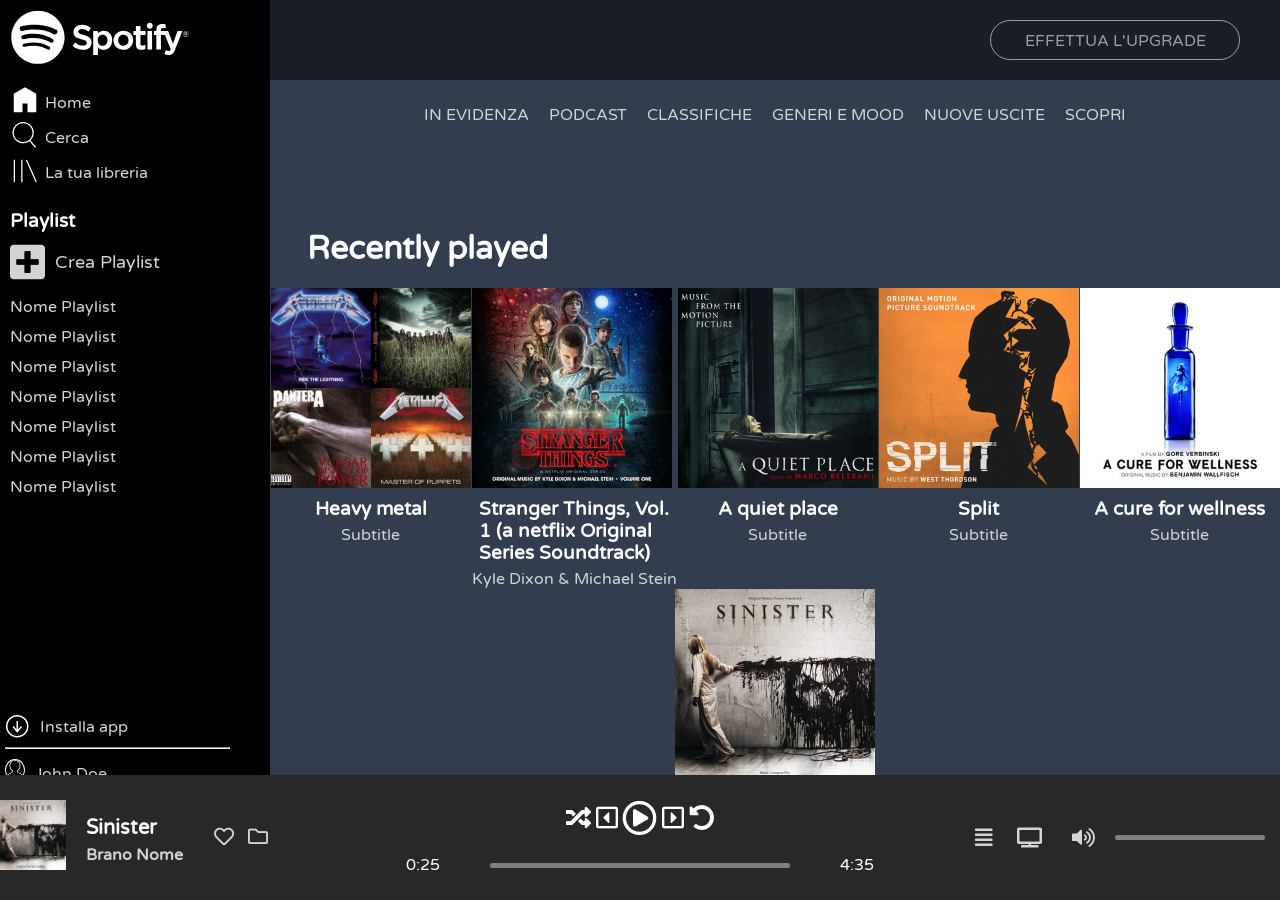
<file: index.html>
<!DOCTYPE html>
<html lang="en">
<head>
    <meta charset="UTF-8">
    <meta http-equiv="X-UA-Compatible" content="IE=edge">
    <meta name="viewport" content="width=device-width, initial-scale=1.0">
    <!-- google font -->
    <link rel="preconnect" href="https://fonts.googleapis.com">
    <link rel="preconnect" href="https://fonts.gstatic.com" crossorigin>
    <link href="https://fonts.googleapis.com/css2?family=Varela+Round&display=swap" rel="stylesheet">
    <!-- / google font -->

    <!-- font awesome -->
    <link rel="stylesheet" href="https://cdnjs.cloudflare.com/ajax/libs/font-awesome/5.15.3/css/all.min.css" integrity="sha512-iBBXm8fW90+nuLcSKlbmrPcLa0OT92xO1BIsZ+ywDWZCvqsWgccV3gFoRBv0z+8dLJgyAHIhR35VZc2oM/gI1w==" crossorigin="anonymous" referrerpolicy="no-referrer" />
    <!-- / font awesome -->
    
    <link rel="stylesheet" href="css/style.css">
    <title>SpotifyWeb</title>
</head>
<body>


    <div class="container">

        <div class="column-spotify">

            <div class="logo">
                <img src="img/logo.svg" alt="logo">
                <img src="img/logo-small.svg" alt="small logo">
            </div>

            <nav id="nav-column">

                <ul>
                    <li>
                        <div class="icon-cont">
                            <img src="img/home.svg" alt="">
                        </div>
                        <span>Home</span> 
                    </li>
                    <li>
                        <div class="icon-cont">
                            <img src="img/search.svg" alt="">
                        </div>
                        <span>Cerca</span> 
                    </li>
                    <li>
                        <div class="icon-cont">
                            <img src="img/libreria.svg" alt="">
                        </div>
                        <span>La tua libreria</span> 
                    </li>
                </ul>

                <h3>Playlist</h3>

                <ul>
                    <li>
                        <i class="fas fa-plus-square"></i>
                        <span>Crea Playlist</span> 
                    </li>
                    <li>Nome Playlist</li>
                    <li>Nome Playlist</li>
                    <li>Nome Playlist</li>
                    <li>Nome Playlist</li>
                    <li>Nome Playlist</li>
                    <li>Nome Playlist</li>
                    <li>Nome Playlist</li>
                </ul>

            </nav>

            <div class="column-footer">

                <div class="install">

                    <div class="logo-footer">
                        <img src="img/download.svg" alt="logo">
                    </div>
                    
                    <p>Installa app</p>

                </div>

                <hr>

                <div class="doe">

                    <div class="logo-footer-doe">
                        <img src="img/profile.svg" alt="logo">
                    </div>
                    
                    <p>John Doe</p>

                </div>

            </div>

        </div>

        <div class="albums-cont">

            <div class="ghost-bar">

                <div class="upgrade">EFFETTUA L'UPGRADE</div>

            </div>

            <div class="margin-albums-cont">

                <nav id="nav-albums">

                    <ul>
                        <li>
                            IN EVIDENZA 
                            <div class="green-line"></div>                    
                        </li>
                        <li>
                            PODCAST
                            <div class="green-line"></div>   
                        </li>
                        <li>
                            CLASSIFICHE
                            <div class="green-line"></div>                            
                        </li>
                        <li>
                            GENERI E MOOD
                            <div class="green-line"></div>                             
                        </li>
                        <li>
                            NUOVE USCITE
                            <div class="green-line"></div>                             
                        </li>
                        <li>
                            SCOPRI
                            <div class="green-line"></div>                            
                        </li>
                    </ul>

                </nav>

                <h1>Recently played</h1>

                <div class="flex-albums-cont">

                    <div class="album-wrap">

                        <div class="album">

                            <img src="img/metal_lifting.jpg" alt="album">

                            <div class="overlay">
                                <i class="far fa-play-circle"></i>
                            </div>
    
                        </div>
    
                        <div class="album-title">
    
                            <h3>Heavy metal</h3>
                            <p>Subtitle</p>
    
                        </div>

                    </div>

                    <div class="album-wrap">

                        <div class="album">

                            <img src="img/stranger.jpeg" alt="album">

                            <div class="overlay">
                                <i class="far fa-play-circle"></i>
                            </div>
    
                        </div>
    
                        <div class="album-title">
    
                            <h3>Stranger Things, Vol. <br> 
                                1 (a netflix Original <br>
                                 Series Soundtrack)</h3>
                            <p>Kyle Dixon & Michael Stein</p>
    
                        </div>

                    </div>

                    <div class="album-wrap">

                        <div class="album">

                            <img src="img/aquietplace.jpeg" alt="album">

                            <div class="overlay">
                                <i class="far fa-play-circle"></i>
                            </div>
    
                        </div>
    
                        <div class="album-title">
    
                            <h3>A quiet place</h3>
                            <p>Subtitle</p>
    
                        </div>

                    </div>

                    <div class="album-wrap">

                        <div class="album">

                            <img src="img/split.jpeg" alt="album">

                            <div class="overlay">
                                <i class="far fa-play-circle"></i>
                            </div>
    
                        </div>
    
                        <div class="album-title">
    
                            <h3>Split</h3>
                            <p>Subtitle</p>
    
                        </div>

                    </div>

                    <div class="album-wrap">

                        <div class="album">

                            <img src="img/cure.jpeg" alt="album">

                            <div class="overlay">
                                <i class="far fa-play-circle"></i>
                            </div>
    
                        </div>
    
                        <div class="album-title">
    
                            <h3>A cure for wellness</h3>
                            <p>Subtitle</p>
    
                        </div>

                    </div>

                    <div class="album-wrap">

                        <div class="album">

                            <img src="img/sinister.jpeg" alt="album">

                            <div class="overlay">
                                <i class="far fa-play-circle"></i>
                            </div>
    
                        </div>
    
                        <div class="album-title">
    
                            <h3>Sinister</h3>
                            <p>Subtitle</p>
    
                        </div>

                    </div>

                </div>

                <h1>Creato per John Doe</h1>

                <div class="paragraph">Più ascolti, più saranno accurati i suggerimenti</div class="paragraph">

                <div class="flex-albums-cont second">

                    <div class="album-wrap">

                        <div class="album">

                            <img src="img/radar.jpeg" alt="album">
    
                        </div>
    
                        <div class="album-title">
    
                            <h3>Release Radar</h3>
    
                        </div>

                    </div>

                    <div class="album-wrap">

                        <div class="album">

                            <img src="img/mixdaily.jpeg" alt="album">
    
                        </div>
    
                        <div class="album-title">
    
                            <h3>Daily Mix 1</h3>
    
                        </div>

                    </div>

                </div>

                <h1>Artisti più popolari</h1>

                <div class="paragraph">Più ascolti, più saranno accurati i suggerimenti</div class="paragraph">

                <div class="flex-albums-cont third">

                    <div class="album-wrap">

                        <div class="album">

                            <img src="img/youg.jpeg" alt="album">
    
                        </div>
    
                        <div class="album-title">
    
                            <h3>Lana Del Rey</h3>
                            <p>Subtitle</p>
    
                        </div>

                    </div>

                    <div class="album-wrap">

                        <div class="album">

                            <img src="img/einaudi.jpeg" alt="album">
    
                        </div>
    
                        <div class="album-title">
    
                            <h3>Ludovico Einaudi</h3>
                            <p>Subtitle</p>
    
                        </div>

                    </div>

                </div>
                
            </div>
            
        </div>

        <footer>

            <div class="row">

                <div class="footer-item left">

                    <div class="album-info">

                        <div class="sinister-img-cont">

                            <img src="img/sinister.jpeg" alt="sinister">
    
                        </div>
    
                        <span>
    
                            <p>Sinister</p>
                            <p>Brano Nome</p>
    
                        </span>

                    </div>

                    <div class="heart-folder-cont">

                        <i class="far fa-heart"></i>

                        <i class="far fa-folder"></i>

                    </div>

                </div>

                <div class="footer-item-center">

                    <div class="buttons-cont">

                        <i class="fas fa-random"></i>

                        <i class="far fa-caret-square-left"></i>

                        <i class="far fa-play-circle"></i>

                        <i class="far fa-caret-square-right"></i>

                        <i class="fas fa-undo-alt"></i>

                    </div>

                    <div class="slider-cont">

                        <div>0:25</div>

                        <div class="slide-bar"></div>

                        <div>4:35</div>

                    </div>
                    

                </div>

                <div class="footer-item right">

                    <div class=align-tv-cont>

                        <i class="fas fa-align-justify"></i>
                    
                        <i class="fas fa-tv"></i>

                    </div>

                    <div class="audio-bar">

                        <i class="fas fa-volume-up"></i>

                        <div class="slide-bar"></div>

                    </div>

                </div>

            </div>

        </footer>
        
    </div>
    
      
</body>
</html>
</file>
<file: css/style.css>
* {
    padding: 0;
    margin: 0;
    box-sizing: border-box;
}

body {
    font-family: 'Varela Round', sans-serif;
}

/* STRUCTURE */

.container {
    width: 100vw;
    height: 100vh;
    background-color: lightgreen;
    position: relative;
    animation-name: cont;
    animation-duration: 3s;
}

@keyframes cont {
    0% {
        opacity: 0.1;
    }

    100% {
        opacity: none;
    }
}

.column-spotify {
    width: 270px;
    height: calc(100vh - 125px);
    background-color: #000000;
    float: left;
    position: fixed;
    /* position: relative; */
    overflow-y: auto;
}

.albums-cont {
    width: calc(100vw - 270px);
    height: calc(100vh - 125px);
    background-color: #323D4F;
    float: right;
    overflow-y: auto;
    overflow-x: hidden;
}

footer {
    width: 100%;
    height: 125px;
    background-color: yellow;
    position: absolute;
    top: calc(100vh - 125px);
    left: 0;
    position: fixed;
}

/*  / STRUCTURE */


/* SPOTIFY COLUMN */

.logo {
    width: 180px;
    height: 75px;
    margin-top: 10px;
    margin-left: 10px;
    position: relative;
}

.logo img {
    width: 100%;
}

.logo img:last-child {
    width: 150px;
    height: 55px;
    padding-right: 80px;
    position: absolute;
    left: 0;
    display: none;
}

#nav-column ul {
    margin-left: 10px;
}

#nav-column h3 {
    margin-top: 20px;
    margin-left: 10px;
}

#nav-column ul:nth-of-type(2) li {
    line-height: 30px;
}

#nav-column ul:nth-of-type(2) li:first-child {
    margin-top: 10px;
    margin-bottom: 10px;
    font-size: 18px;
}

#nav-column ul:nth-of-type(2) li:first-child i {
    font-size: 40px;
}

#nav-column ul:nth-of-type(2) li:first-child span {
    margin-left: 10px;
}

#nav-column ul li {
    display: flex;
    align-items: center;
    color: lightgrey;
}

#nav-column ul li:hover {
    color: white;
    cursor: pointer;
}

#nav-column ul li span {
    margin-left: 5px;
}

#nav-column ul li:hover span {
    color: white;
    cursor: pointer;
}

#nav-column ul li .icon-cont {
    width: 30px;
}

#nav-column ul li .icon-cont img {
    width: 100%;
}

/* column footer */

.column-spotify .column-footer {
    width: 230px;
    /* position: absolute;
    left: 10px;
    bottom: 0; */
    position: relative;
    top: 210px;
    background-color: black;
}

.column-spotify .column-footer .install {
    height: 35px;
    display: flex;
}

.column-spotify .column-footer .logo-footer {
    width: 30px;
}

.column-spotify .column-footer .logo-footer img {
    width: 100%;
}

.column-spotify .column-footer .install p {
    margin-left: 10px;
}

.column-spotify .column-footer .install p:hover {
    color: white;
    cursor: pointer;
}

hr {
    margin-left: 5px;
}

.column-spotify .column-footer .doe {
    height: 50px;
    margin-top: 10px;
    margin-left: 5px;
    display: flex;
}

.column-spotify .column-footer .logo-footer-doe {
    width: 20px;
}

.column-spotify .column-footer .logo-footer-doe img {
    width: 100%;
    border: 1px solid white;
    border-radius: 50%;
}

.column-spotify .column-footer .doe p {
    margin-left: 10px;
}

/* / column footer */

/* MEDIA QUERY SPOTIFY COLUMN */

@media screen and (max-width: 1180px) {

    .logo img:first-child {
        display: none;
    }

    .logo img:last-child {
        display: block;
    }

}

/* / MEDIA QUERY SPOTIFY COLUMN */

/* / SPOTIFY COLUMN */


/* GHOST BAR */

.ghost-bar {
    width: calc(100vw - 270px);
    height: 80px;
    background-color: black;
    opacity: 0.5;
    position: fixed;
    display: flex;
    justify-content: flex-end;
    align-items: center;
}

.ghost-bar .upgrade {
    width: 250px;
    height: 40px;
    padding: 10px 30px;
    margin-right: 40px;
    border: 1px solid white;
    border-radius: 25px;
    color: white;
    text-align: center;
}
/* / GHOST BAR */


/* NAV ALBUMS */

#nav-albums {
    width: calc(100vw - 270px);
    height: 70px;
    margin-bottom: 80px;
    background-color: #323D4F;
}

#nav-albums ul {
    height: 70px;
    list-style-type: none;
    display: flex;
    justify-content: center;
    align-items: center;
}

#nav-albums ul li {
    padding: 10px;
    height: 70px;
    list-style-type: none;
    display: flex;
    justify-content: center;
    align-items: center;
    color: lightgrey;
    position: relative;
}

#nav-albums ul li:hover {
    color: white;
    cursor: pointer;
}

#nav-albums ul li .green-line {
    width: 30px;
    height: 2px;
    background-color: #73D601;
    position: absolute;
    bottom: 20px;
    display: none;
}

#nav-albums ul li:hover .green-line {
    display: block;
}

/* / NAV ALBUMS */


/* ALBUMS' CONT ATTRIBUTES */

.margin-albums-cont {
    margin-top: 80px; 
}

h1 {
    margin-left: 37px;
    color: white;
}

h1:nth-of-type(2),
h1:nth-of-type(3) {
    margin-top: 50px;
}

h3 {
    margin-top: 10px;
    color: white;
}

p {
    margin-top: 5px;
    color: lightgrey;
}

.paragraph {
    margin-top: 10px;
    margin-left: 37px;
    color: lightgrey;
}

.flex-albums-cont {
    margin-top: 20px;
    display: flex;
    flex-wrap: wrap;
    justify-content: space-around;
}

.flex-albums-cont.second {
    margin-top: 20px;
    margin-left: 37px;
    display: flex;
    flex-wrap: wrap;
    justify-content: flex-start;
}

.flex-albums-cont.second .album-wrap:last-child {
    margin-left: 75px;
}

.flex-albums-cont.third {
    margin-top: 20px;
    margin-left: 37px;
    display: flex;
    flex-wrap: wrap;
    justify-content: flex-start;
}

.flex-albums-cont.third .album-wrap:last-child {
    margin-left: 75px;
}

.flex-albums-cont .album-wrap .album {
    width: 200px;
    height: 200px;
    background-color: lightblue;
    position: relative;
}

/* overlay */

.flex-albums-cont .album-wrap .album .overlay {
    position: absolute;
    top: 0;
    right: 0;
    bottom: 0;
    left: 0;
    background-color: black;
    opacity: 0.5;
    display: none;
}

.flex-albums-cont .album-wrap .album .overlay i {
    font-size: 80px;
    color: white;
    position: relative;
    top: 100px;
    left: 100px;
    transform: translate(-50%, -50%);
}

.flex-albums-cont .album-wrap .album:hover .overlay {
    display: block;
    cursor: pointer;
}

/* / overlay */

.flex-albums-cont .album-wrap .album img {
    width: 100%;
}

.flex-albums-cont .album-wrap .album-title {
    display: flex;
    flex-direction: column;
    align-items: center;
    justify-content: center;
}

/* ALBUMS' CONT ATTRIBUTES */


/* FOOTER */

/* COMMON */

footer {
    min-width: 909px;
}

footer .row {
    display: flex;
}

footer .row .footer-item {
    width: 23%;
    height: 125px;
    background-color: #282828;
}

footer .row .footer-item-center {
    width: 54%;
    height: 125px;
    background-color: #282828;
}

/* / COMMON */

/* footer item left */

.row .footer-item.left {
    display: flex;
    justify-content: space-around;
    align-items: center;
}

.row .footer-item.left .album-info {
    display: flex;
    align-items: center;
    margin-left: -20px;
}

.row .footer-item.left .album-info span {
    margin-left: 20px;
}

.row .footer-item.left .album-info span p:first-child {
    font-size: 20px;
    font-weight: 900;
    color: white;
}

.row .footer-item.left .album-info span p:last-child {
    font-weight: 900;
    color: lightgray;
}

.row .footer-item.left .heart-folder-cont i:first-child {
    margin-right: 10px;
    font-size: 20px;
    color: lightgray;
}

.row .footer-item.left .heart-folder-cont .fa-heart:hover,
.row .footer-item.left .heart-folder-cont .fa-folder:hover {
    font-size: 21px;
    color: white;
    cursor: pointer;
}

.row .footer-item.left .heart-folder-cont i:last-child {
    margin-right: 100px;
    font-size: 20px;
    color: lightgray;
}

.row .footer-item.left .sinister-img-cont {
    width: 70px;
}

.row .footer-item.left .sinister-img-cont img {
    width: 100%;
}

/* / footer item left */

/* footer item right */

.row .footer-item.right {
    display: flex;
    justify-content: flex-end;
    align-items: center;
}

.row .footer-item.right .align-tv-cont i {
    color: lightgrey;
    font-size: 20px;
}

.row .footer-item.right .align-tv-cont i:hover {
    font-size: 21px;
    color: white;
    cursor: pointer;
}

.row .footer-item.right .align-tv-cont i:last-child {
    padding: 20px;
}

.row .footer-item.right .audio-bar {
    display: flex;
    align-items: center;
}

.row .footer-item.right .audio-bar i:hover {
    font-size: 21px;
    color: white;
    cursor: pointer;
}

.row .footer-item.right .audio-bar i,
.row .footer-item.right .audio-bar .slide-bar {
    color: lightgrey;
}

.row .footer-item.right .audio-bar .slide-bar {
    width: 150px;
    height: 5px;
    margin-right: 15px;
    background-color: grey;
    border-radius: 10px;
}

.row .footer-item.right .audio-bar i {
    margin: 10px;
    font-size: 20px;
    padding-right: 10px;
}

/* / footer item right */

/* footer item center */

.row .footer-item-center .buttons-cont {
    width: 30%;
    margin-bottom: 20px;
    display: flex;
    justify-content: space-around;
    align-items: center;
}

.row .footer-item-center .buttons-cont i {
    font-size: 25px;
    color: white;
}

.row .footer-item-center .buttons-cont i:hover {
    font-weight: 900;
    color: white;
    cursor: pointer;
}

.row .footer-item-center .buttons-cont i:first-child:hover,
.row .footer-item-center .buttons-cont i:last-child:hover {
    font-size: 28px;
}

.row .footer-item-center .buttons-cont i:nth-child(3) {
    font-size: 35px;
}

.row .footer-item-center {
    display: flex;
    flex-direction: column;
    align-items: center;
    justify-content: center;
}

.row .footer-item-center .slider-cont {
    display: flex;
    align-items: center;
}

.row .footer-item-center .slider-cont div:first-child,
.row .footer-item-center .slider-cont div:last-child {
    color: white;
}

.row .footer-item-center .slide-bar {
    width: 700px;
    height: 5px;
    margin: 0 50px 0 50px;
    background-color: grey;
    border-radius: 10px;
}

/* / footer item center */

/* / FOOTER */


/* MEDIA QUERY FOOTER */

@media screen and (max-width: 1180px) {

    footer .row .footer-item {
        width: 35%;
        height: 125px;
        background-color: #282828;
    }
    
    footer .row .footer-item-center {
        width: 30%;
        height: 125px;
        background-color: #282828;
    }

    .row .footer-item-center .slide-bar {
        width: 100px;
        height: 5px;
        margin: 0 50px 0 50px;
        background-color: grey;
        border-radius: 10px;
    }

    .row .footer-item.right .audio-bar .slide-bar {
        width: 50px;
        height: 5px;
        margin-right: 15px;
        background-color: grey;
        border-radius: 10px;
    }
}

@media screen and (min-width: 1181px) and (max-width: 1639px) {
    footer .row .footer-item {
        width: 30%;
        height: 125px;
        background-color: #282828;
    }
    
    footer .row .footer-item-center {
        width: 40%;
        height: 125px;
        background-color: #282828;
    }

    .row .footer-item-center .slide-bar {
        width: 300px;
        height: 5px;
        margin: 0 50px 0 50px;
        background-color: grey;
        border-radius: 10px;
    }
}

/* / MEDIA QUERY FOOTER */
</file>
